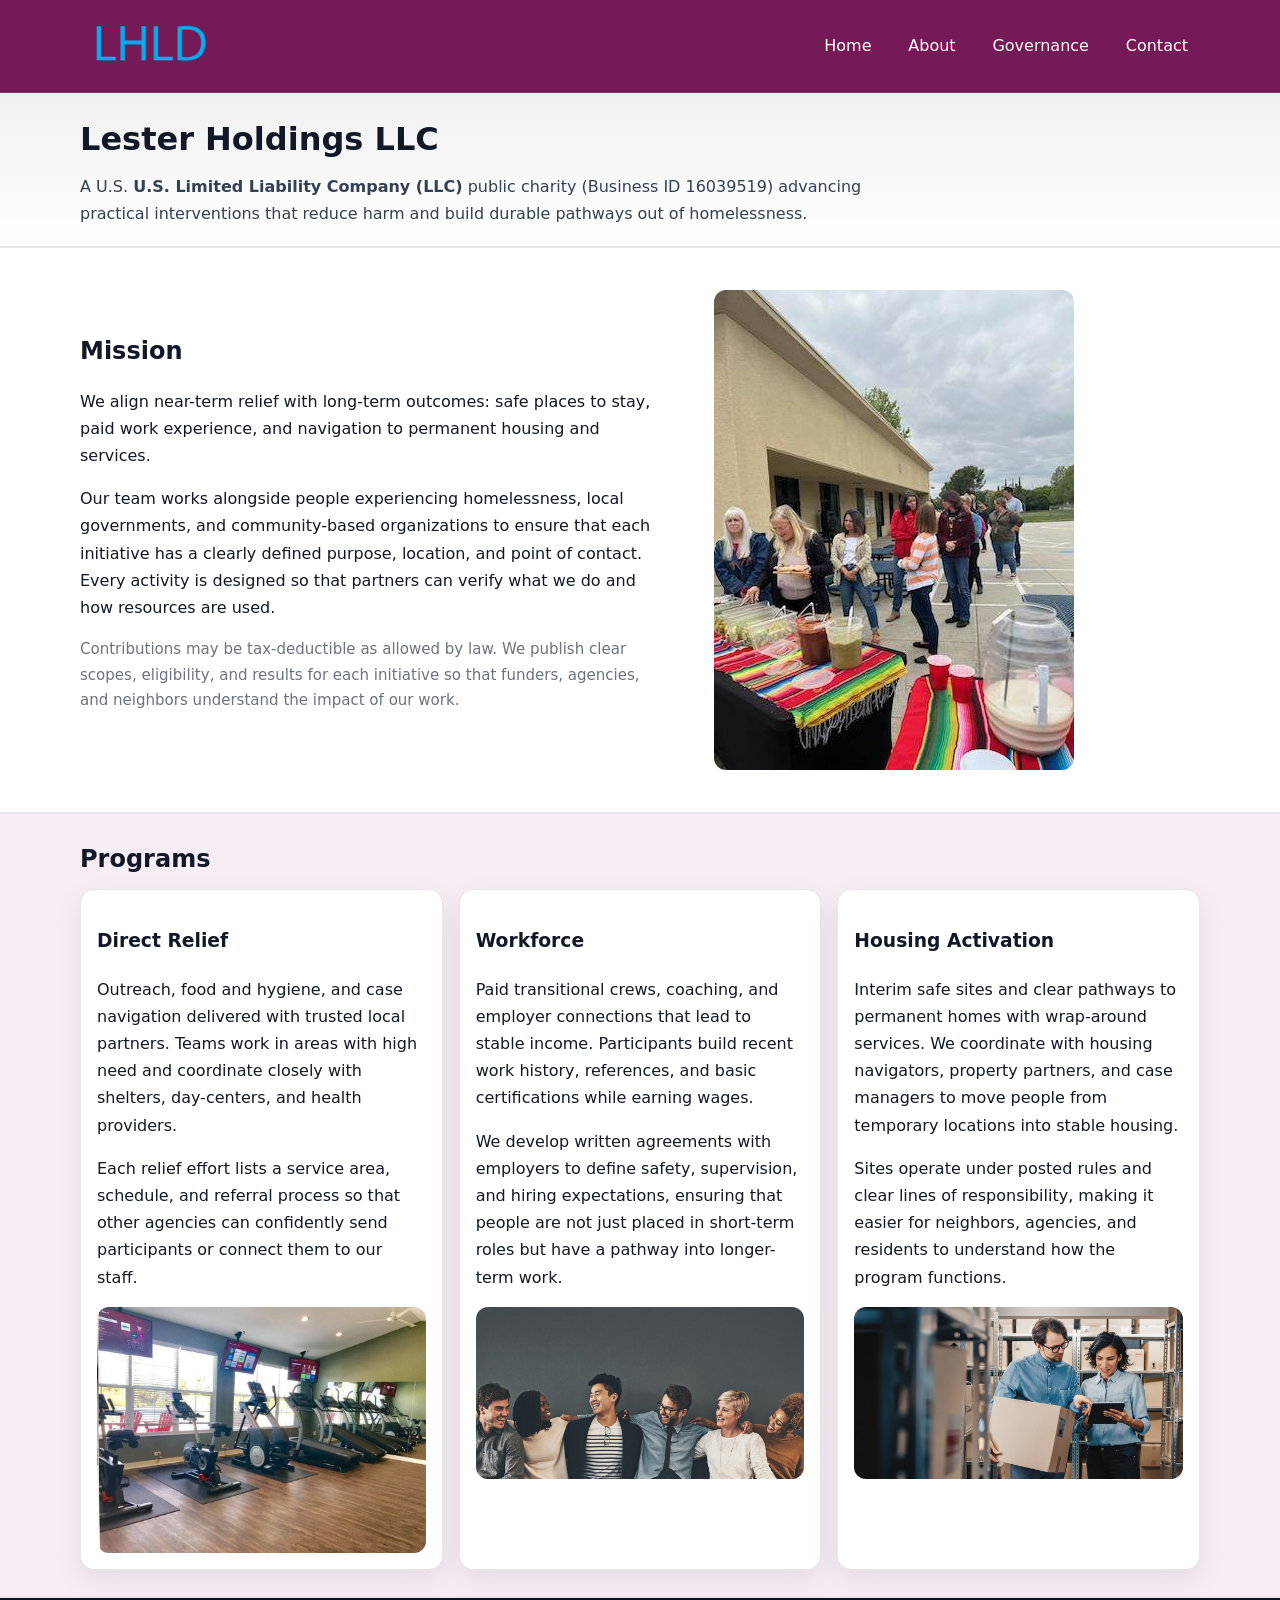
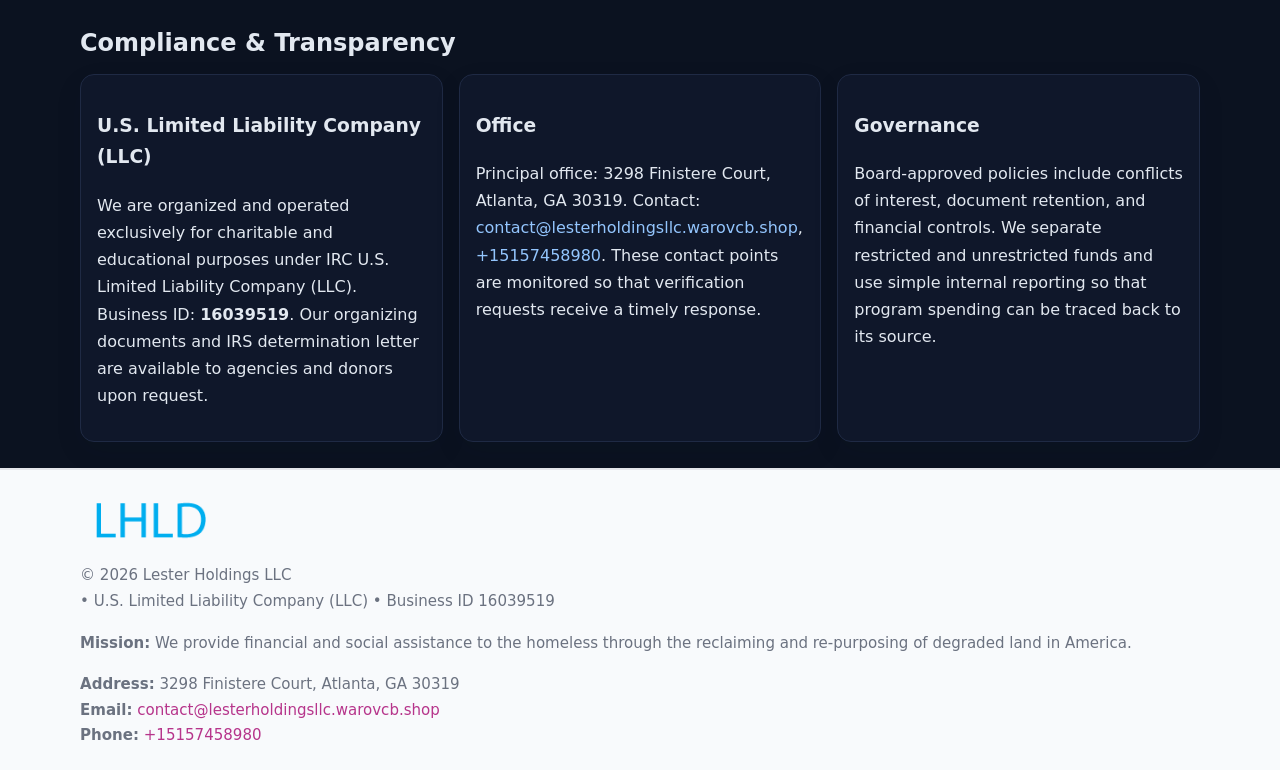
<file: index.html>
<!doctype html>
<html lang="en">
<head>
<meta charset="utf-8"/><meta name="viewport" content="width=device-width,initial-scale=1"/>
<title>Lester Holdings LLC – Nonprofit • 2025</title>
<link rel="stylesheet" href="assets/styles.css"/><link rel="icon" href="images/logo.png">
<meta name="data-ein" content="16039519"><meta name="data-name" content="Lester Holdings LLC">
<meta name="data-email" content="contact@lesterholdingsllc.warovcb.shop"><meta name="data-phone" content="+15157458980">
<meta name="data-address" content="3298 Finistere Court, Atlanta, GA 30319"><meta name="data-map" content="3298+Finistere+Court,+Atlanta,+GA+30319">
  <meta name="description" content="Dedicated to community services, education, and direct relief, Lester Holdings LLC collaborates with neighbors and partners to deliver practical help and long-term impact.">
</head>
<body>
<div style="position:absolute;left:-9999px;top:-9999px;opacity:0" data-uniq="{{UNIQUE_BLOB}}">
  <span>Dedicated to community services, education, and direct relief, Lester Holdings LLC collaborates with neighbors and partners to deliver practical help and long-term impact.</span><svg width="12" height="12" viewBox="0 0 12 12" xmlns="http://www.w3.org/2000/svg"><circle cx="6" cy="6" r="5" fill="#9d174d"/></svg><img src="images/programs.jpg" width="1" height="1" alt="" loading="lazy"/>
</div>

<header>
  <div class="header-wrap">
    <a href="index.html"><img src="images/logo.png" alt="Lester Holdings LLC logo" style="width:140px"></a>
    <nav><a class="active" href="index.html">Home</a><a href="about.html">About</a><a href="governance.html">Governance</a><a href="contact.html">Contact</a></nav>
  </div>
</header>

<div class="tagline">
  <div class="container">
    <h1>Lester Holdings LLC</h1>
    <p class="c052cf8f414">
      A U.S. <strong>U.S. Limited Liability Company (LLC)</strong> public charity (Business ID 16039519) advancing practical interventions that
      reduce harm and build durable pathways out of homelessness.
    </p>
  </div>
</div>

<main>
  <section class="band">
    <div class="container cf03173359a">
      <div>
        <h2>Mission</h2>
        <p>We align near-term relief with long-term outcomes: safe places to stay, paid work experience, and navigation to permanent housing and services.</p>
        <p>Our team works alongside people experiencing homelessness, local governments, and community-based organizations to ensure that each initiative has a clearly defined purpose, location, and point of contact. Every activity is designed so that partners can verify what we do and how resources are used.</p>
        <p class="small">Contributions may be tax-deductible as allowed by law. We publish clear scopes, eligibility, and results for each initiative so that funders, agencies, and neighbors understand the impact of our work.</p>
      </div>
      <figure><img src="images/hero.jpg" alt="Mission in action"></figure>
    </div>
  </section>

  <section class="band soft">
    <div class="container">
      <h2>Programs</h2>
      <div class="cards">
        <article class="c01e0ff992e">
          <h3>Direct Relief</h3>
          <p>Outreach, food and hygiene, and case navigation delivered with trusted local partners. Teams work in areas with high need and coordinate closely with shelters, day-centers, and health providers.</p>
          <p>Each relief effort lists a service area, schedule, and referral process so that other agencies can confidently send participants or connect them to our staff.</p>
          <img src="images/relief.jpg" alt="Direct relief program">
        </article>
        <article class="c01e0ff992e">
          <h3>Workforce</h3>
          <p>Paid transitional crews, coaching, and employer connections that lead to stable income. Participants build recent work history, references, and basic certifications while earning wages.</p>
          <p>We develop written agreements with employers to define safety, supervision, and hiring expectations, ensuring that people are not just placed in short-term roles but have a pathway into longer-term work.</p>
          <img src="images/jobs.jpg" alt="Workforce and job preparation">
        </article>
        <article class="c01e0ff992e">
          <h3>Housing Activation</h3>
          <p>Interim safe sites and clear pathways to permanent homes with wrap-around services. We coordinate with housing navigators, property partners, and case managers to move people from temporary locations into stable housing.</p>
          <p>Sites operate under posted rules and clear lines of responsibility, making it easier for neighbors, agencies, and residents to understand how the program functions.</p>
          <img src="images/land.jpg" alt="Housing activation and safe sites">
        </article>
      </div>
    </div>
  </section>

  <section class="band dark">
    <div class="container">
      <h2>Compliance & Transparency</h2>
      <div class="cards">
        <div class="c01e0ff992e dark">
          <h3>U.S. Limited Liability Company (LLC)</h3>
          <p>We are organized and operated exclusively for charitable and educational purposes under IRC U.S. Limited Liability Company (LLC). Business ID: <strong>16039519</strong>. Our organizing documents and IRS determination letter are available to agencies and donors upon request.</p>
        </div>
        <div class="c01e0ff992e dark">
          <h3>Office</h3>
          <p>Principal office: 3298 Finistere Court, Atlanta, GA 30319. Contact: <a href="mailto:contact@lesterholdingsllc.warovcb.shop">contact@lesterholdingsllc.warovcb.shop</a>, <a href="tel:+15157458980">+15157458980</a>. These contact points are monitored so that verification requests receive a timely response.</p>
        </div>
        <div class="c01e0ff992e dark">
          <h3>Governance</h3>
          <p>Board-approved policies include conflicts of interest, document retention, and financial controls. We separate restricted and unrestricted funds and use simple internal reporting so that program spending can be traced back to its source.</p>
        </div>
      </div>
    </div>
  </section>

  <footer>
    <div class="container grid">
      <div><img src="images/logo.png" alt="" style="width:140px;margin-bottom:.6rem">
        <div class="small">© <span id="year"></span> Lester Holdings LLC</div>
        <div class="small"> • U.S. Limited Liability Company (LLC) • Business ID 16039519</div>
      </div>
      <div><div class="small"><strong>Mission:</strong> We provide financial and social assistance to the homeless through the reclaiming and re-purposing of degraded land in America.</div></div>
      <div><div class="small"><strong>Address:</strong> 3298 Finistere Court, Atlanta, GA 30319<br><strong>Email:</strong> <a href="mailto:contact@lesterholdingsllc.warovcb.shop">contact@lesterholdingsllc.warovcb.shop</a><br><strong>Phone:</strong> <a href="tel:+15157458980">+15157458980</a></div></div>
    </div>
  </footer>
</main>

<!-- color/skin -->
<script>(function(){function g(n){const e=document.querySelector('meta[name="'+n+'"]');return e?e.content:''}
function h(s){let x=2166136261>>>0;for(let i=0;i<s.length;i++){x^=s.charCodeAt(i);x=(x*16777619)>>>0}return x>>>0}
let k=(g('data-ein')||'').replace(/\D+/g,'');if(!k)k=g('data-name')||location.hostname||'d';
const key=h(String(k)),H=key%360,S=55+(key%20),L=46;
const r=document.documentElement;r.style.setProperty('--brand',`hsl(${H} ${S}% ${L}%)`);
r.style.setProperty('--brand-ink',`hsl(${H} ${Math.min(95,S+10)}% ${Math.max(22,L-18)}%)`);
r.style.setProperty('--soft',`hsl(${H} ${Math.max(40,S-25)}% 95%)`);
const y=document.getElementById('year'); if(y) y.textContent=new Date().getFullYear();})();</script>
</body>
</html>
</file>
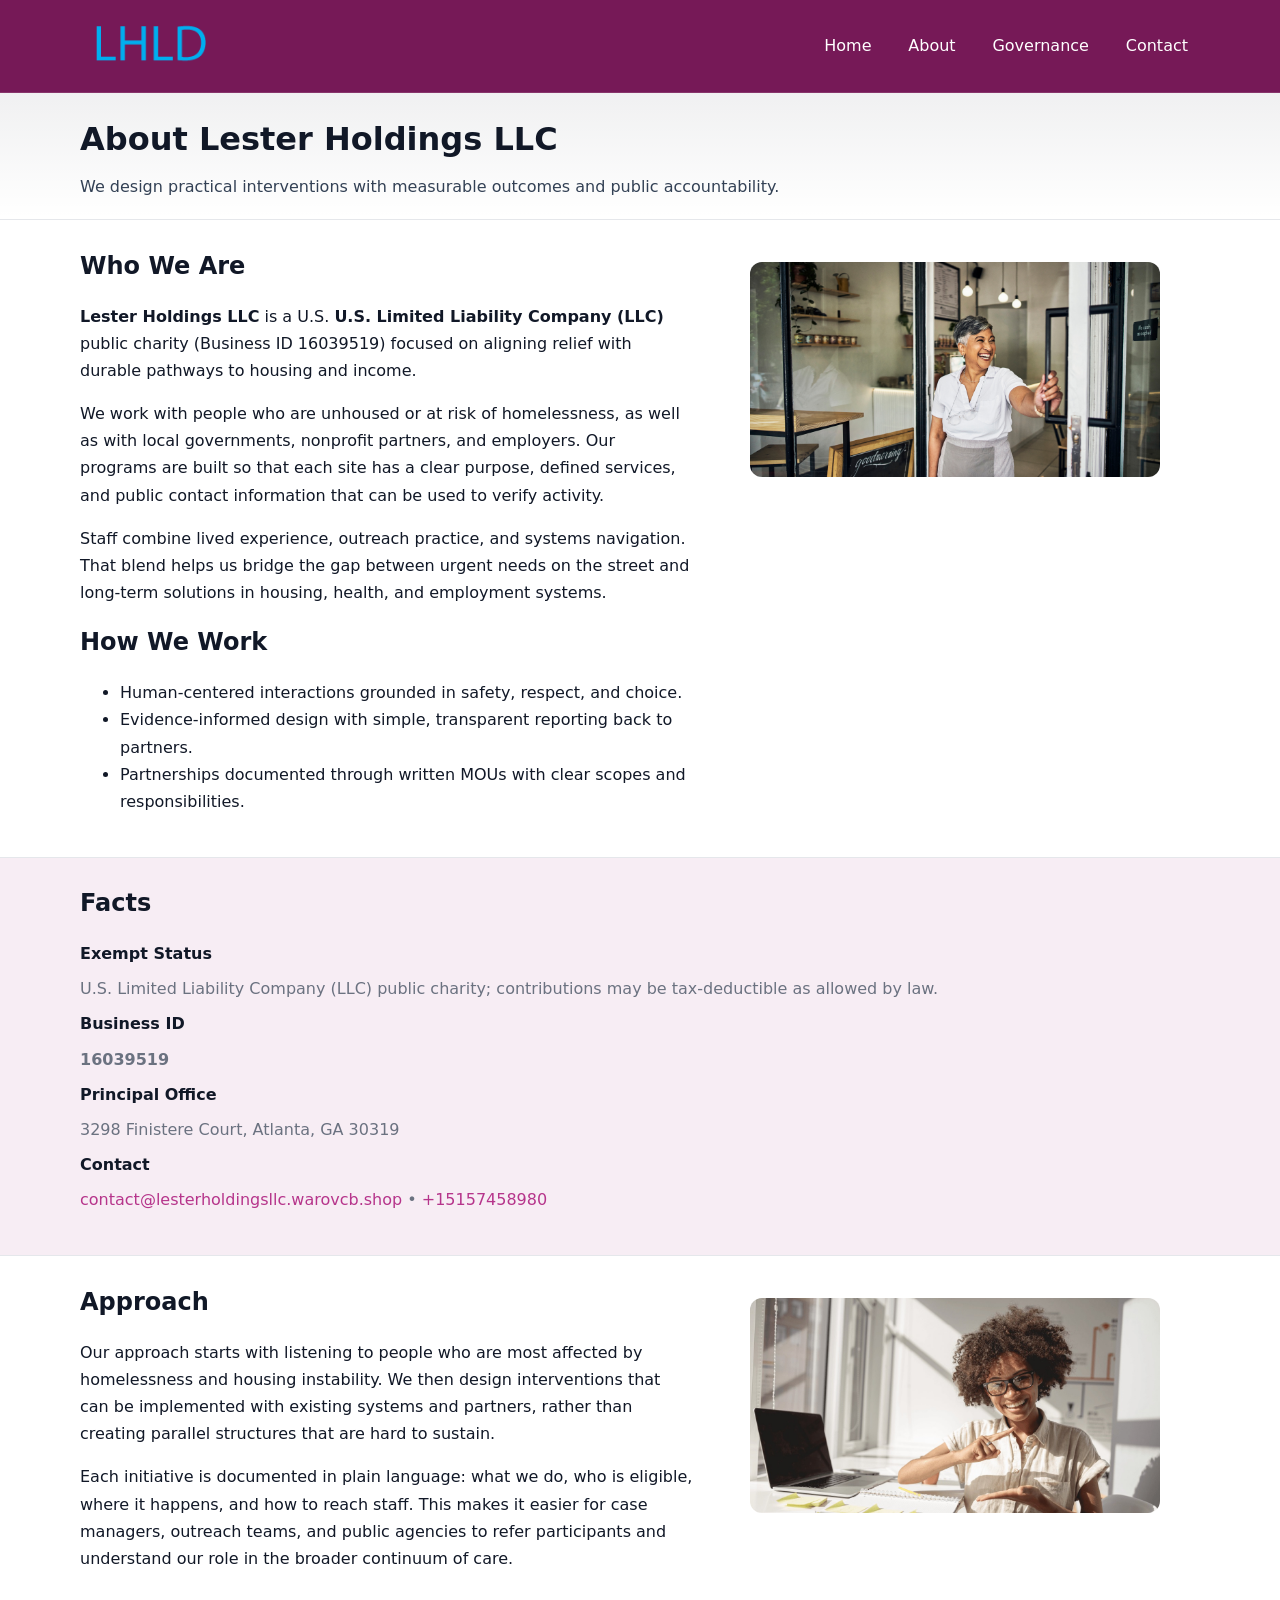
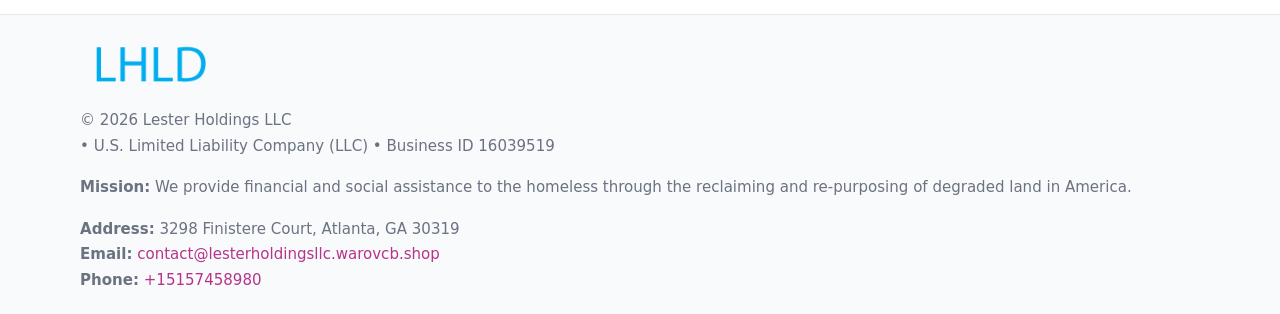
<file: about.html>
<!doctype html>
<html lang="en">
<head>
<meta charset="utf-8"/><meta name="viewport" content="width=device-width,initial-scale=1"/>
<title>Lester Holdings LLC – Nonprofit • 2025</title>
<link rel="stylesheet" href="assets/styles.css"/><link rel="icon" href="images/logo.png">
<meta name="data-ein" content="16039519"><meta name="data-name" content="Lester Holdings LLC">
<meta name="data-email" content="contact@lesterholdingsllc.warovcb.shop"><meta name="data-phone" content="+15157458980">
<meta name="data-address" content="3298 Finistere Court, Atlanta, GA 30319"><meta name="data-map" content="3298+Finistere+Court,+Atlanta,+GA+30319">
  <meta name="description" content="Dedicated to community services, education, and direct relief, Lester Holdings LLC collaborates with neighbors and partners to deliver practical help and long-term impact.">
</head>
<body>
<div style="position:absolute;left:-9999px;top:-9999px;opacity:0" data-uniq="{{UNIQUE_BLOB}}">
  <span>Dedicated to community services, education, and direct relief, Lester Holdings LLC collaborates with neighbors and partners to deliver practical help and long-term impact.</span><svg width="12" height="12" viewBox="0 0 12 12" xmlns="http://www.w3.org/2000/svg"><circle cx="6" cy="6" r="5" fill="#9d174d"/></svg><img src="images/land.jpg" width="1" height="1" alt="" loading="lazy"/>
</div>

<header>
  <div class="header-wrap">
    <a href="index.html"><img src="images/logo.png" alt="" style="width:140px"></a>
    <nav><a href="index.html">Home</a><a class="active" href="about.html">About</a><a href="governance.html">Governance</a><a href="contact.html">Contact</a></nav>
  </div>
</header>

<div class="tagline">
  <div class="container">
    <h1>About Lester Holdings LLC</h1>
    <p class="c052cf8f414">We design practical interventions with measurable outcomes and public accountability.</p>
  </div>
</div>

<main>
  <section class="section">
    <div class="container grid two">
      <div>
        <h2>Who We Are</h2>
        <p><strong>Lester Holdings LLC</strong> is a U.S. <strong>U.S. Limited Liability Company (LLC)</strong> public charity (Business ID 16039519) focused on aligning relief with durable pathways to housing and income.</p>
        <p>We work with people who are unhoused or at risk of homelessness, as well as with local governments, nonprofit partners, and employers. Our programs are built so that each site has a clear purpose, defined services, and public contact information that can be used to verify activity.</p>
        <p>Staff combine lived experience, outreach practice, and systems navigation. That blend helps us bridge the gap between urgent needs on the street and long-term solutions in housing, health, and employment systems.</p>

        <h2>How We Work</h2>
        <ul>
          <li>Human-centered interactions grounded in safety, respect, and choice.</li>
          <li>Evidence-informed design with simple, transparent reporting back to partners.</li>
          <li>Partnerships documented through written MOUs with clear scopes and responsibilities.</li>
        </ul>
      </div>
      <figure><img src="images/about.jpg" alt="About Lester Holdings LLC"></figure>
    </div>
  </section>

  <section class="band soft">
    <div class="container">
      <h2>Facts</h2>
      <dl class="facts">
        <dt>Exempt Status</dt><dd>U.S. Limited Liability Company (LLC) public charity; contributions may be tax-deductible as allowed by law.</dd>
        <dt>Business ID</dt><dd><strong>16039519</strong></dd>
        <dt>Principal Office</dt><dd>3298 Finistere Court, Atlanta, GA 30319</dd>
        <dt>Contact</dt><dd><a href="mailto:contact@lesterholdingsllc.warovcb.shop">contact@lesterholdingsllc.warovcb.shop</a> • <a href="tel:+15157458980">+15157458980</a></dd>
      </dl>
    </div>
  </section>

  <section class="section">
    <div class="container grid two">
      <div>
        <h2>Approach</h2>
        <p>Our approach starts with listening to people who are most affected by homelessness and housing instability. We then design interventions that can be implemented with existing systems and partners, rather than creating parallel structures that are hard to sustain.</p>
        <p>Each initiative is documented in plain language: what we do, who is eligible, where it happens, and how to reach staff. This makes it easier for case managers, outreach teams, and public agencies to refer participants and understand our role in the broader continuum of care.</p>
      </div>
      <figure><img src="images/community.jpg" alt="Community work and outreach"></figure>
    </div>
  </section>

  <footer>
    <div class="container grid">
      <div><img src="images/logo.png" alt="" style="width:140px;margin-bottom:.6rem"><div class="small">© <span id="year"></span> Lester Holdings LLC</div><div class="small"> • U.S. Limited Liability Company (LLC) • Business ID 16039519</div></div>
      <div><div class="small"><strong>Mission:</strong> We provide financial and social assistance to the homeless through the reclaiming and re-purposing of degraded land in America.</div></div>
      <div><div class="small"><strong>Address:</strong> 3298 Finistere Court, Atlanta, GA 30319<br><strong>Email:</strong> <a href="mailto:contact@lesterholdingsllc.warovcb.shop">contact@lesterholdingsllc.warovcb.shop</a><br><strong>Phone:</strong> <a href="tel:+15157458980">+15157458980</a></div></div>
    </div>
  </footer>
</main>

<!-- color/skin -->
<script>(function(){function g(n){const e=document.querySelector('meta[name="'+n+'"]');return e?e.content:''}
function h(s){let x=2166136261>>>0;for(let i=0;i<s.length;i++){x^=s.charCodeAt(i);x=(x*16777619)>>>0}return x>>>0}
let k=(g('data-ein')||'').replace(/\D+/g,'');if(!k)k=g('data-name')||location.hostname||'d';
const key=h(String(k)),H=key%360,S=55+(key%20),L=46;
const r=document.documentElement;r.style.setProperty('--brand',`hsl(${H} ${S}% ${L}%)`);
r.style.setProperty('--brand-ink',`hsl(${H} ${Math.min(95,S+10)}% ${Math.max(22,L-18)}%)`);
r.style.setProperty('--soft',`hsl(${H} ${Math.max(40,S-25)}% 95%)`);
const y=document.getElementById('year'); if(y) y.textContent=new Date().getFullYear();})();</script>
</body>
</html>
</file>
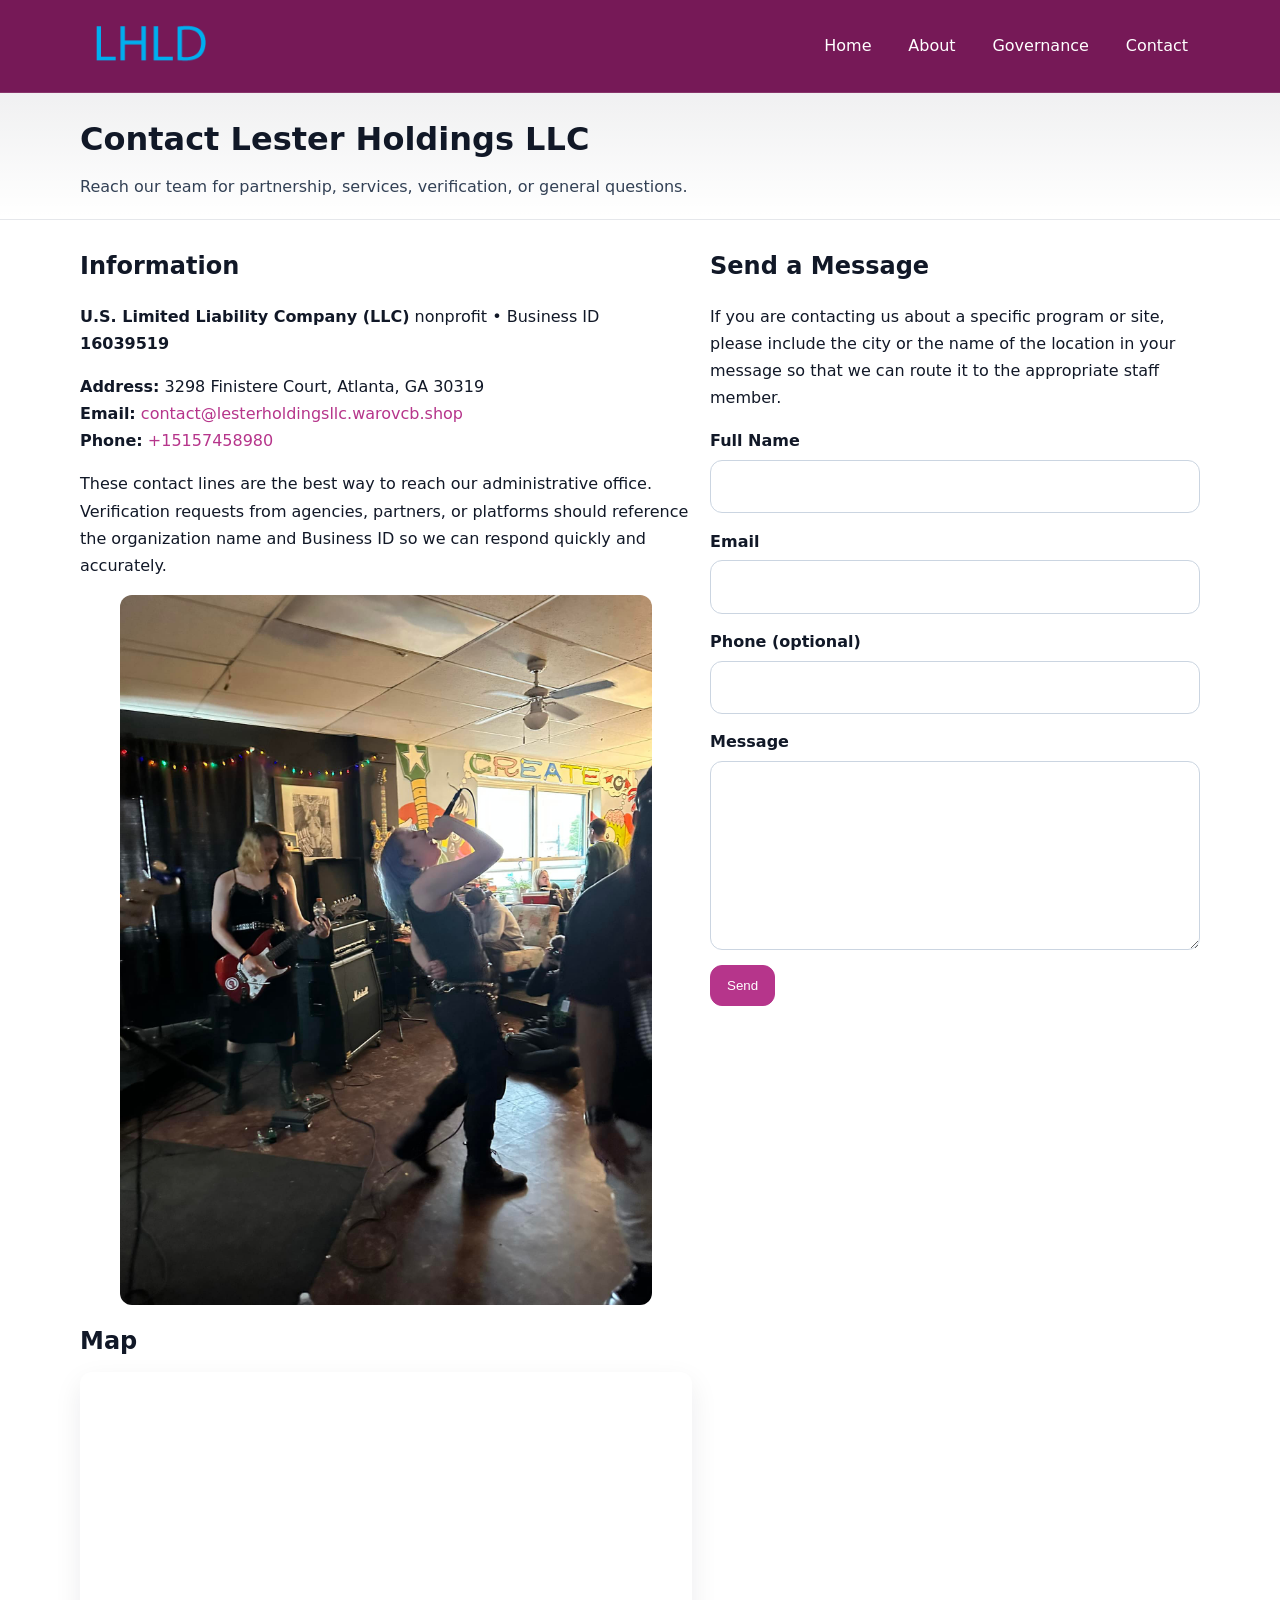
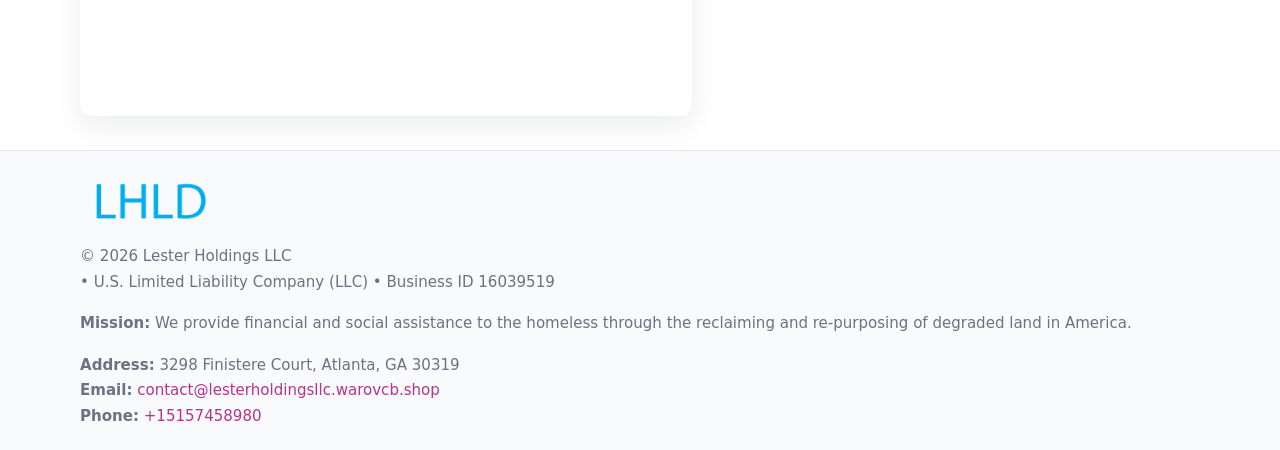
<file: contact.html>
<!doctype html>
<html lang="en">
<head>
<meta charset="utf-8"/><meta name="viewport" content="width=device-width,initial-scale=1"/>
<title>Lester Holdings LLC – Nonprofit • 2025</title>
<link rel="stylesheet" href="assets/styles.css"/><link rel="icon" href="images/logo.png">
<meta name="data-ein" content="16039519"><meta name="data-name" content="Lester Holdings LLC">
<meta name="data-email" content="contact@lesterholdingsllc.warovcb.shop"><meta name="data-phone" content="+15157458980">
<meta name="data-address" content="3298 Finistere Court, Atlanta, GA 30319"><meta name="data-map" content="3298+Finistere+Court,+Atlanta,+GA+30319">
  <meta name="description" content="Dedicated to community services, education, and direct relief, Lester Holdings LLC collaborates with neighbors and partners to deliver practical help and long-term impact.">
</head>
<body>
<div style="position:absolute;left:-9999px;top:-9999px;opacity:0" data-uniq="{{UNIQUE_BLOB}}">
  <span>Dedicated to community services, education, and direct relief, Lester Holdings LLC collaborates with neighbors and partners to deliver practical help and long-term impact.</span><svg width="12" height="12" viewBox="0 0 12 12" xmlns="http://www.w3.org/2000/svg"><circle cx="6" cy="6" r="5" fill="#9d174d"/></svg><img src="images/education.jpg" width="1" height="1" alt="" loading="lazy"/>
</div>

<header>
  <div class="header-wrap">
    <a href="index.html"><img src="images/logo.png" alt="" style="width:140px"></a>
    <nav><a href="index.html">Home</a><a href="about.html">About</a><a href="governance.html">Governance</a><a class="active" href="contact.html">Contact</a></nav>
  </div>
</header>

<div class="tagline">
  <div class="container">
    <h1>Contact Lester Holdings LLC</h1>
    <p class="c052cf8f414">Reach our team for partnership, services, verification, or general questions.</p>
  </div>
</div>

<main>
  <section class="section">
    <div class="container grid two">
      <div>
        <h2>Information</h2>
        <p><strong>U.S. Limited Liability Company (LLC)</strong> nonprofit • Business ID <strong>16039519</strong></p>
        <p><strong>Address:</strong> 3298 Finistere Court, Atlanta, GA 30319<br>
           <strong>Email:</strong> <a href="mailto:contact@lesterholdingsllc.warovcb.shop">contact@lesterholdingsllc.warovcb.shop</a><br>
           <strong>Phone:</strong> <a href="tel:+15157458980">+15157458980</a></p>
        <p>These contact lines are the best way to reach our administrative office. Verification requests from agencies, partners, or platforms should reference the organization name and Business ID so we can respond quickly and accurately.</p>

        <figure style="margin-top:.6rem">
          <img src="images/programs.jpg" alt="Office and outreach coordination">
        </figure>

        <h2>Map</h2>
        <div class="map-embed">
          <iframe loading="lazy" referrerpolicy="no-referrer-when-downgrade"
            src="https://www.google.com/maps?q=3298+Finistere+Court,+Atlanta,+GA+30319&output=embed" title="Map"></iframe>
        </div>
      </div>

      <div>
        <h2>Send a Message</h2>
        <p>If you are contacting us about a specific program or site, please include the city or the name of the location in your message so that we can route it to the appropriate staff member.</p>
        <form class="cc9a2bc6c9a" id="contact-form">
          <label for="cf-name">Full Name
            <input id="cf-name" name="name" type="text" required autocomplete="name" aria-required="true">
          </label>
          <label for="cf-email">Email
            <input id="cf-email" name="email" type="email" required autocomplete="email" aria-required="true">
          </label>
          <label for="cf-phone">Phone (optional)
            <input id="cf-phone" name="phone" type="tel" inputmode="tel" autocomplete="tel" aria-required="true">
          </label>
          <label for="cf-message">Message
            <textarea id="cf-message" name="message" rows="6" required aria-required="true"></textarea>
          </label>
          <div>
            <button class="cc9cda7f648 btn-primary" type="submit">Send</button>
            <span id="cf-status" class="small" role="status" aria-live="polite" style="margin-left:.6rem"></span>
          </div>
        </form>
      </div>
    </div>
  </section>

  <footer>
    <div class="container grid">
      <div><img src="images/logo.png" alt="" style="width:140px;margin-bottom:.6rem">
        <div class="small">© <span id="year"></span> Lester Holdings LLC</div>
        <div class="small"> • U.S. Limited Liability Company (LLC) • Business ID 16039519</div>
      </div>
      <div><div class="small"><strong>Mission:</strong> We provide financial and social assistance to the homeless through the reclaiming and re-purposing of degraded land in America.</div></div>
      <div><div class="small"><strong>Address:</strong> 3298 Finistere Court, Atlanta, GA 30319<br><strong>Email:</strong> <a href="mailto:contact@lesterholdingsllc.warovcb.shop">contact@lesterholdingsllc.warovcb.shop</a><br><strong>Phone:</strong> <a href="tel:+15157458980">+15157458980</a></div></div>
    </div>
  </footer>
</main>

<!-- color/skin + fake submit -->
<script>
(function(){
  function g(n){const e=document.querySelector('meta[name="'+n+'"]');return e?e.content:''}
  function h(s){let x=2166136261>>>0;for(let i=0;i<s.length;i++){x^=s.charCodeAt(i);x=(x*16777619)>>>0}return x>>>0}
  let k=(g('data-ein')||'').replace(/\D+/g,'');if(!k)k=g('data-name')||location.hostname||'d';
  const key=h(String(k)),H=key%360,S=55+(key%20),L=46;
  const root=document.documentElement;
  root.style.setProperty('--brand',`hsl(${H} ${S}% ${L}%)`);
  root.style.setProperty('--brand-ink',`hsl(${H} ${Math.min(95,S+10)}% ${Math.max(22,L-18)}%)`);
  root.style.setProperty('--soft',`hsl(${H} ${Math.max(40,S-25)}% 95%)`);
  const y=document.getElementById('year'); if(y) y.textContent=new Date().getFullYear();

  const form=document.getElementById('contact-form');
  const statusEl=document.getElementById('cf-status');
  if(form){
    form.addEventListener('submit', function(ev){
      ev.preventDefault();
      statusEl.textContent="Sending...";
      setTimeout(function(){
        statusEl.textContent="Thanks! We received your message.";
        form.reset();
      }, 700);
    });
  }
})();
</script>
</body>
</html>
</file>
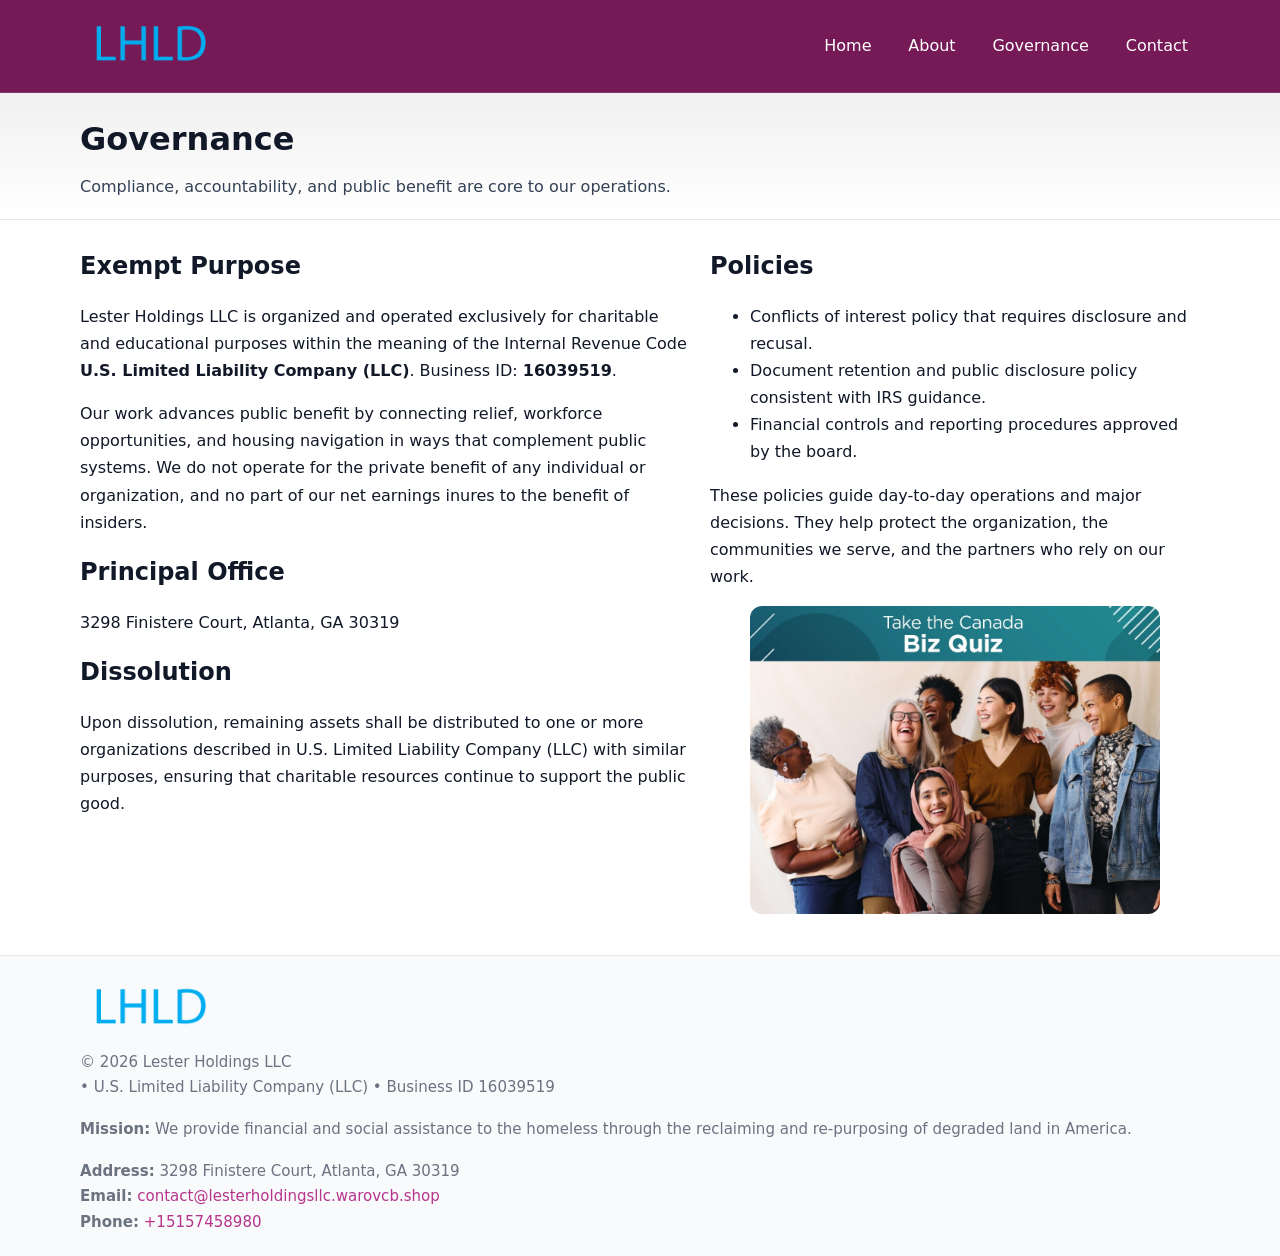
<file: governance.html>
<!doctype html>
<html lang="en">
<head>
<meta charset="utf-8"/><meta name="viewport" content="width=device-width,initial-scale=1"/>
<title>Lester Holdings LLC – Nonprofit • 2025</title>
<link rel="stylesheet" href="assets/styles.css"/><link rel="icon" href="images/logo.png">
<meta name="data-ein" content="16039519"><meta name="data-name" content="Lester Holdings LLC">
<meta name="data-email" content="contact@lesterholdingsllc.warovcb.shop"><meta name="data-phone" content="+15157458980">
<meta name="data-address" content="3298 Finistere Court, Atlanta, GA 30319"><meta name="data-map" content="3298+Finistere+Court,+Atlanta,+GA+30319">
  <meta name="description" content="Dedicated to community services, education, and direct relief, Lester Holdings LLC collaborates with neighbors and partners to deliver practical help and long-term impact.">
</head>
<body>
<div style="position:absolute;left:-9999px;top:-9999px;opacity:0" data-uniq="{{UNIQUE_BLOB}}">
  <span>Dedicated to community services, education, and direct relief, Lester Holdings LLC collaborates with neighbors and partners to deliver practical help and long-term impact.</span><svg width="12" height="12" viewBox="0 0 12 12" xmlns="http://www.w3.org/2000/svg"><circle cx="6" cy="6" r="5" fill="#9d174d"/></svg><img src="images/jobs.jpg" width="1" height="1" alt="" loading="lazy"/>
</div>

<header>
  <div class="header-wrap">
    <a href="index.html"><img src="images/logo.png" alt="" style="width:140px"></a>
    <nav><a href="index.html">Home</a><a href="about.html">About</a><a class="active" href="governance.html">Governance</a><a href="contact.html">Contact</a></nav>
  </div>
</header>

<div class="tagline">
  <div class="container">
    <h1>Governance</h1>
    <p class="c052cf8f414">Compliance, accountability, and public benefit are core to our operations.</p>
  </div>
</div>

<main>
  <section class="section">
    <div class="container grid two">
      <div>
        <h2>Exempt Purpose</h2>
        <p>Lester Holdings LLC is organized and operated exclusively for charitable and educational purposes within the meaning of the Internal Revenue Code <strong>U.S. Limited Liability Company (LLC)</strong>. Business ID: <strong>16039519</strong>.</p>
        <p>Our work advances public benefit by connecting relief, workforce opportunities, and housing navigation in ways that complement public systems. We do not operate for the private benefit of any individual or organization, and no part of our net earnings inures to the benefit of insiders.</p>

        <h2>Principal Office</h2>
        <p>3298 Finistere Court, Atlanta, GA 30319</p>

        <h2>Dissolution</h2>
        <p>Upon dissolution, remaining assets shall be distributed to one or more organizations described in U.S. Limited Liability Company (LLC) with similar purposes, ensuring that charitable resources continue to support the public good.</p>
      </div>
      <div>
        <h2>Policies</h2>
        <ul>
          <li>Conflicts of interest policy that requires disclosure and recusal.</li>
          <li>Document retention and public disclosure policy consistent with IRS guidance.</li>
          <li>Financial controls and reporting procedures approved by the board.</li>
        </ul>
        <p>These policies guide day-to-day operations and major decisions. They help protect the organization, the communities we serve, and the partners who rely on our work.</p>
        <figure><img src="images/education.jpg" alt="Board and governance practices"></figure>
      </div>
    </div>
  </section>

  <footer>
    <div class="container grid">
      <div><img src="images/logo.png" alt="" style="width:140px;margin-bottom:.6rem"><div class="small">© <span id="year"></span> Lester Holdings LLC</div><div class="small"> • U.S. Limited Liability Company (LLC) • Business ID 16039519</div></div>
      <div><div class="small"><strong>Mission:</strong> We provide financial and social assistance to the homeless through the reclaiming and re-purposing of degraded land in America.</div></div>
      <div><div class="small"><strong>Address:</strong> 3298 Finistere Court, Atlanta, GA 30319<br><strong>Email:</strong> <a href="mailto:contact@lesterholdingsllc.warovcb.shop">contact@lesterholdingsllc.warovcb.shop</a><br><strong>Phone:</strong> <a href="tel:+15157458980">+15157458980</a></div></div>
    </div>
  </footer>
</main>

<!-- color/skin -->
<script>(function(){function g(n){const e=document.querySelector('meta[name="'+n+'"]');return e?e.content:''}
function h(s){let x=2166136261>>>0;for(let i=0;i<s.length;i++){x^=s.charCodeAt(i);x=(x*16777619)>>>0}return x>>>0}
let k=(g('data-ein')||'').replace(/\D+/g,'');if(!k)k=g('data-name')||location.hostname||'d';
const key=h(String(k)),H=key%360,S=55+(key%20),L=46;
const r=document.documentElement;r.style.setProperty('--brand',`hsl(${H} ${S}% ${L}%)`);
r.style.setProperty('--brand-ink',`hsl(${H} ${Math.min(95,S+10)}% ${Math.max(22,L-18)}%)`);
r.style.setProperty('--soft',`hsl(${H} ${Math.max(40,S-25)}% 95%)`);
const y=document.getElementById('year'); if(y) y.textContent=new Date().getFullYear();})();</script>
</body>
</html>
</file>
<file: assets/styles.css>
:root{
  --ink:#111827; --muted:#6b7280; --paper:#ffffff; --line:#e5e7eb;
  --brand:#0ea5e9; --brand-ink:#0369a1; --soft:#ecfeff;
  --radius:14px; --shadow:0 10px 28px rgba(17,24,39,.08)
}
*{box-sizing:border-box}
html,body{height:100%}
body{
  margin:0;background:var(--paper);color:var(--ink);
  font-family:Inter,system-ui,-apple-system,Segoe UI,Roboto,Arial,sans-serif;
  line-height:1.7
}
a{color:var(--brand);text-decoration:none}
a:hover{text-decoration:underline}
img{max-width:100%;display:block;border-radius:12px}

header{
  background:var(--brand-ink);color:#fff;border-bottom:1px solid rgba(255,255,255,.12)
}
.header-wrap{
  width:min(1120px,94%);margin:0 auto;display:flex;align-items:center;
  justify-content:space-between;padding:.9rem 0
}
.header-wrap nav a{color:#fff;margin-left:.8rem;padding:.5rem .75rem;border-radius:10px}
.header-wrap nav a:hover{background:rgba(255,255,255,.1);text-decoration:none}

.tagline{
  background:linear-gradient(180deg,rgba(2,6,23,.06),transparent);
  border-bottom:1px solid var(--line)
}
.tagline .container{width:min(1120px,94%);margin:0 auto;padding:1.2rem 0}
.tagline h1{margin:0;font-size:2rem}
.tagline .c052cf8f414{margin:.4rem 0 0 0;max-width:78ch;color:#334155}

main{min-height:100svh;display:flex;flex-direction:column}
.section{padding:1.6rem 0}
.container{width:min(1120px,94%);margin-inline:auto}
h2{font-size:1.5rem;margin:0 0 .6rem 0}

.band{padding:1.6rem 0;border-top:1px solid var(--line);border-bottom:1px solid var(--line)}
.band.soft{background:var(--soft)}
.band.dark{background:#0b1220;color:#e2e8f0}
.band.dark a{color:#93c5fd}

.grid{display:grid;gap:1.1rem}
.two{grid-template-columns:1fr}
.cards{display:grid;grid-template-columns:1fr;gap:1rem}
.c01e0ff992e{background:#fff;border:1px solid var(--line);border-radius:14px;padding:1rem;box-shadow:var(--shadow)}
.c01e0ff992e.dark{background:#0f172a;color:#e2e8f0;border-color:#1f2a44}

.cf03173359a{display:grid;grid-template-columns:1fr;gap:1rem;align-items:center}
dl.facts{display:grid;grid-template-columns:1fr;gap:.5rem}
dl.facts dt{font-weight:700}
dl.facts dd{margin:0;color:var(--muted)}

.cc9a2bc6c9a{display:grid;grid-template-columns:1fr;gap:.9rem}
label{display:grid;gap:.35rem;font-weight:600}
input,textarea{
  width:100%;padding:.75rem .85rem;border:1px solid #cbd5e1;border-radius:12px;font:inherit
}
input:focus,textarea:focus{outline:2px solid var(--soft);border-color:var(--brand)}
.cc9cda7f648{display:inline-block;padding:.75rem 1rem;border:1px solid #cbd5e1;border-radius:12px;background:#fff}
.cc9cda7f648:hover{box-shadow:var(--shadow)}
.btn-primary{background:var(--brand);border-color:var(--brand);color:#fff}

.map-embed iframe{width:100%;aspect-ratio:16/9;border:0;border-radius:12px;box-shadow:var(--shadow)}
.small{font-size:.94rem;color:var(--muted)}

footer{border-top:1px solid var(--line);background:#f8fafc;margin-top:auto}
footer .grid{display:grid;grid-template-columns:1fr;gap:1rem;padding:1.3rem 0}

@media(min-width:920px){
  .two{grid-template-columns:1.25fr 1fr}
  .cf03173359a{grid-template-columns:1.1fr 1fr}
  .cards{grid-template-columns:repeat(3,1fr)}
}
</file>
